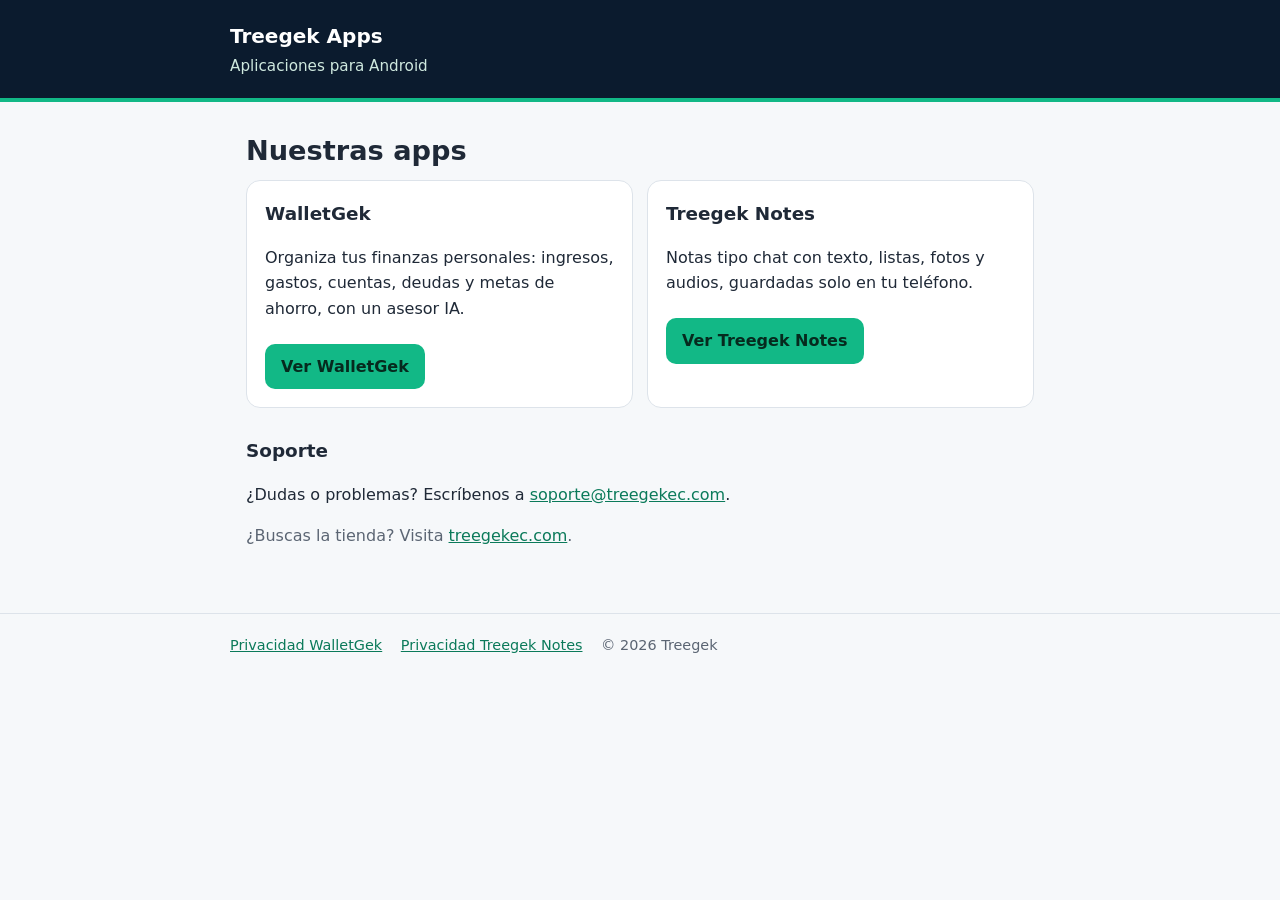
<file: index.html>
<!doctype html>
<html lang="es">
<head>
<meta charset="utf-8">
<meta name="viewport" content="width=device-width, initial-scale=1">
<title>Treegek Apps</title>
<meta name="description" content="Apps de Treegek para Android: WalletGek (finanzas personales) y Treegek Notes (notas tipo chat).">
<link rel="stylesheet" href="/style.css">
</head>
<body>
<header class="site"><div class="wrap"><div><a class="brand" href="/">Treegek Apps</a><p>Aplicaciones para Android</p></div></div></header>
<main>
  <h1>Nuestras apps</h1>
  <div class="grid">
    <section class="card">
      <h2>WalletGek</h2>
      <p>Organiza tus finanzas personales: ingresos, gastos, cuentas, deudas y metas de ahorro, con un asesor IA.</p>
      <a class="btn" href="/walletgek/">Ver WalletGek</a>
    </section>
    <section class="card">
      <h2>Treegek Notes</h2>
      <p>Notas tipo chat con texto, listas, fotos y audios, guardadas solo en tu teléfono.</p>
      <a class="btn" href="/notes/">Ver Treegek Notes</a>
    </section>
  </div>
  <h2>Soporte</h2>
  <p>¿Dudas o problemas? Escríbenos a <a href="mailto:soporte@treegekec.com">soporte@treegekec.com</a>.</p>
  <p class="muted">¿Buscas la tienda? Visita <a href="https://treegekec.com">treegekec.com</a>.</p>
</main>
<footer class="site"><div class="wrap">
  <a href="/walletgek/privacidad.html">Privacidad WalletGek</a>
  <a href="/notes/privacidad.html">Privacidad Treegek Notes</a>
  <span>© 2026 Treegek</span>
</div></footer>
</body>
</html>
</file>
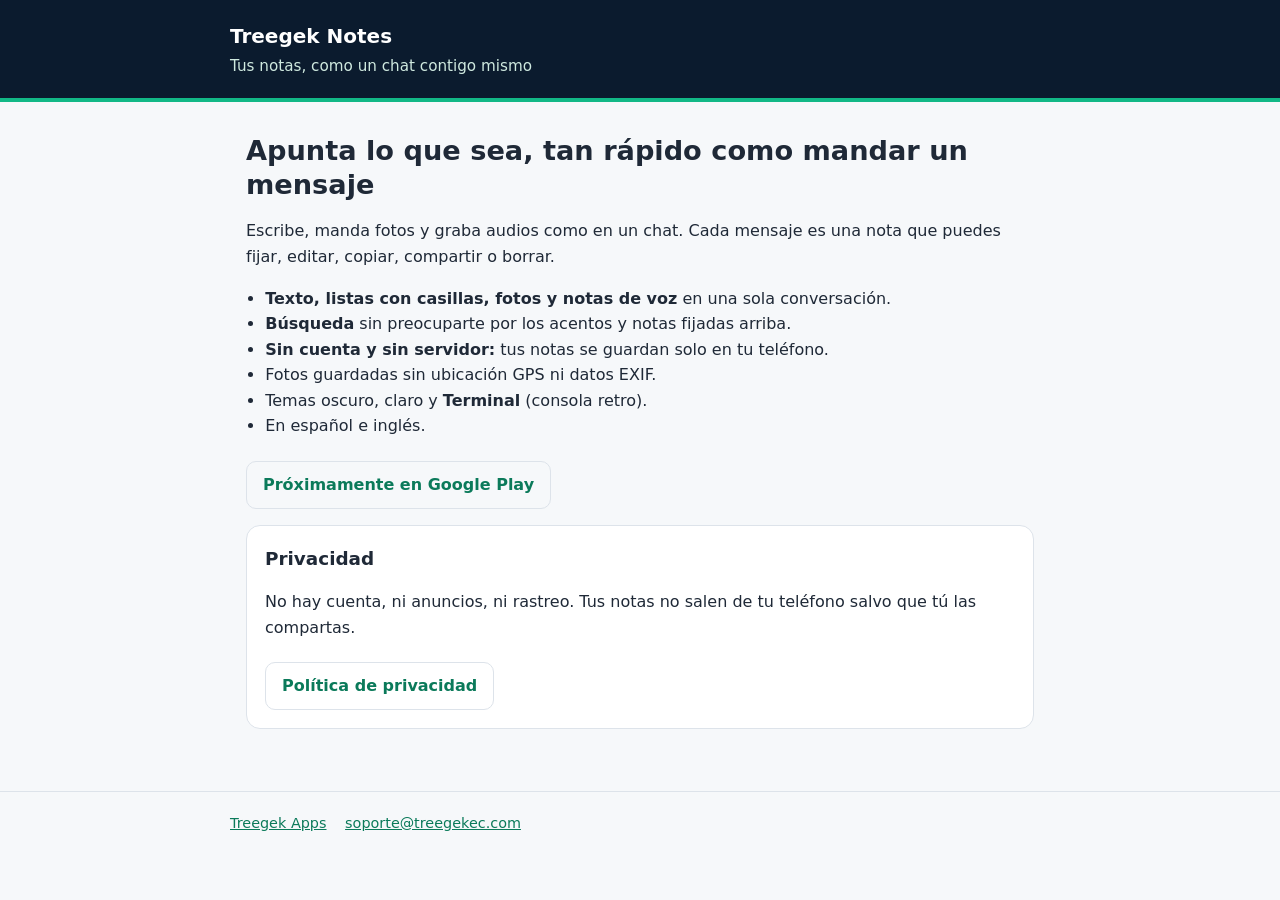
<file: notes/index.html>
<!doctype html>
<html lang="es">
<head>
<meta charset="utf-8">
<meta name="viewport" content="width=device-width, initial-scale=1">
<title>Treegek Notes · Notas tipo chat</title>
<meta name="description" content="Treegek Notes: escribe, manda fotos y graba audios como en un chat. Sin cuenta y sin servidor: todo queda en tu teléfono.">
<link rel="stylesheet" href="/style.css">
</head>
<body>
<header class="site"><div class="wrap"><div><a class="brand" href="/notes/">Treegek Notes</a><p>Tus notas, como un chat contigo mismo</p></div></div></header>
<main>
  <h1>Apunta lo que sea, tan rápido como mandar un mensaje</h1>
  <p>Escribe, manda fotos y graba audios como en un chat. Cada mensaje es una nota que puedes fijar, editar, copiar, compartir o borrar.</p>
  <ul class="features">
    <li><b>Texto, listas con casillas, fotos y notas de voz</b> en una sola conversación.</li>
    <li><b>Búsqueda</b> sin preocuparte por los acentos y notas fijadas arriba.</li>
    <li><b>Sin cuenta y sin servidor:</b> tus notas se guardan solo en tu teléfono.</li>
    <li>Fotos guardadas sin ubicación GPS ni datos EXIF.</li>
    <li>Temas oscuro, claro y <b>Terminal</b> (consola retro).</li>
    <li>En español e inglés.</li>
  </ul>
  <p><a class="btn secondary" href="#">Próximamente en Google Play</a></p>
  <div class="card">
    <h2>Privacidad</h2>
    <p>No hay cuenta, ni anuncios, ni rastreo. Tus notas no salen de tu teléfono salvo que tú las compartas.</p>
    <a class="btn secondary" href="/notes/privacidad.html">Política de privacidad</a>
  </div>
</main>
<footer class="site"><div class="wrap">
  <a href="/">Treegek Apps</a>
  <a href="mailto:soporte@treegekec.com">soporte@treegekec.com</a>
</div></footer>
</body>
</html>
</file>
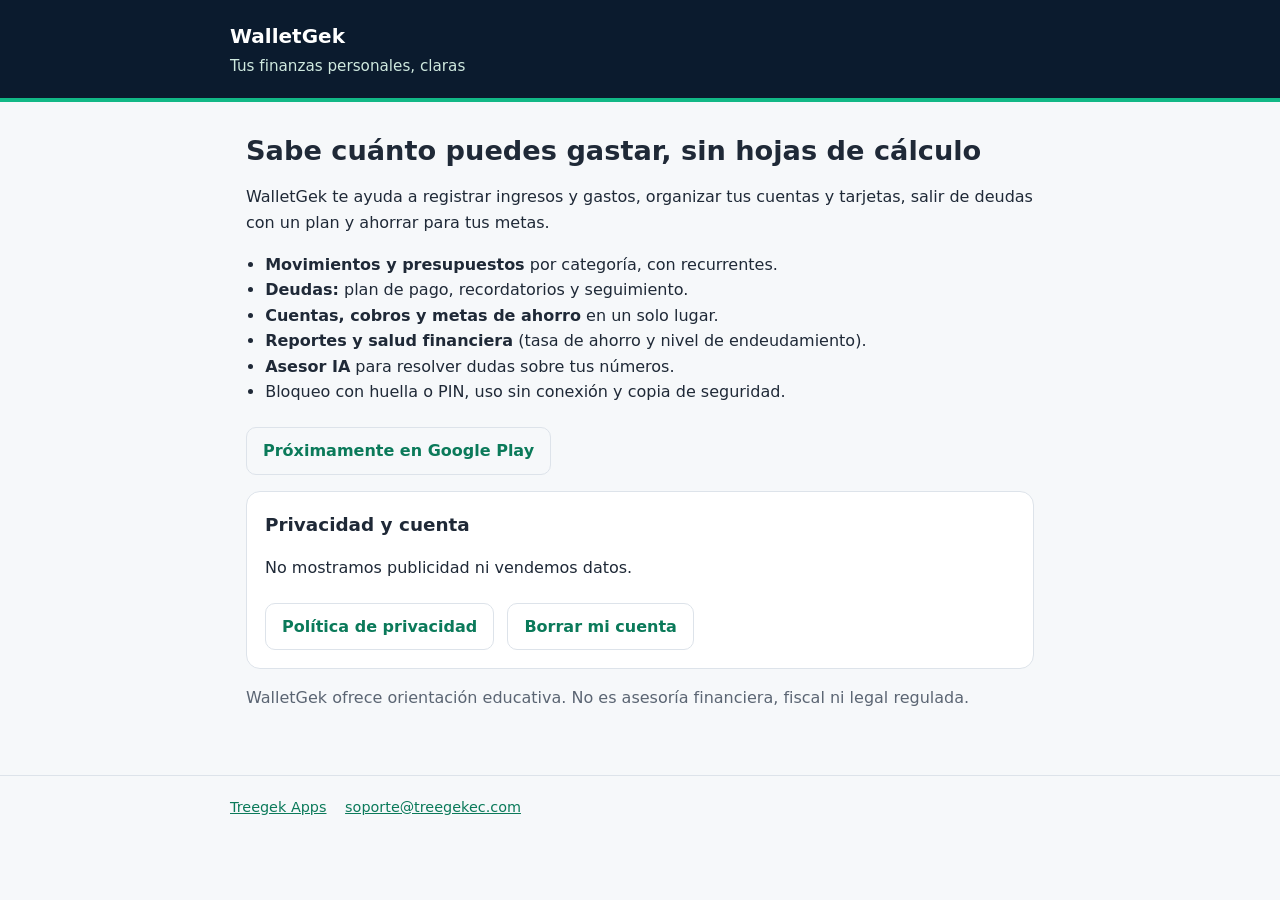
<file: walletgek/index.html>
<!doctype html>
<html lang="es">
<head>
<meta charset="utf-8">
<meta name="viewport" content="width=device-width, initial-scale=1">
<title>WalletGek · Finanzas personales</title>
<meta name="description" content="WalletGek: registra ingresos y gastos, controla cuentas y deudas, y recibe orientación de un asesor IA.">
<link rel="stylesheet" href="/style.css">
</head>
<body>
<header class="site"><div class="wrap"><div><a class="brand" href="/walletgek/">WalletGek</a><p>Tus finanzas personales, claras</p></div></div></header>
<main>
  <h1>Sabe cuánto puedes gastar, sin hojas de cálculo</h1>
  <p>WalletGek te ayuda a registrar ingresos y gastos, organizar tus cuentas y tarjetas, salir de deudas con un plan y ahorrar para tus metas.</p>
  <ul class="features">
    <li><b>Movimientos y presupuestos</b> por categoría, con recurrentes.</li>
    <li><b>Deudas:</b> plan de pago, recordatorios y seguimiento.</li>
    <li><b>Cuentas, cobros y metas de ahorro</b> en un solo lugar.</li>
    <li><b>Reportes y salud financiera</b> (tasa de ahorro y nivel de endeudamiento).</li>
    <li><b>Asesor IA</b> para resolver dudas sobre tus números.</li>
    <li>Bloqueo con huella o PIN, uso sin conexión y copia de seguridad.</li>
  </ul>
  <p><a class="btn secondary" href="#">Próximamente en Google Play</a></p>
  <div class="card">
    <h2>Privacidad y cuenta</h2>
    <p>No mostramos publicidad ni vendemos datos.</p>
    <a class="btn secondary" href="/walletgek/privacidad.html">Política de privacidad</a>
    <a class="btn secondary" href="/walletgek/borrar-cuenta.html">Borrar mi cuenta</a>
  </div>
  <p class="muted">WalletGek ofrece orientación educativa. No es asesoría financiera, fiscal ni legal regulada.</p>
</main>
<footer class="site"><div class="wrap">
  <a href="/">Treegek Apps</a>
  <a href="mailto:soporte@treegekec.com">soporte@treegekec.com</a>
</div></footer>
</body>
</html>
</file>
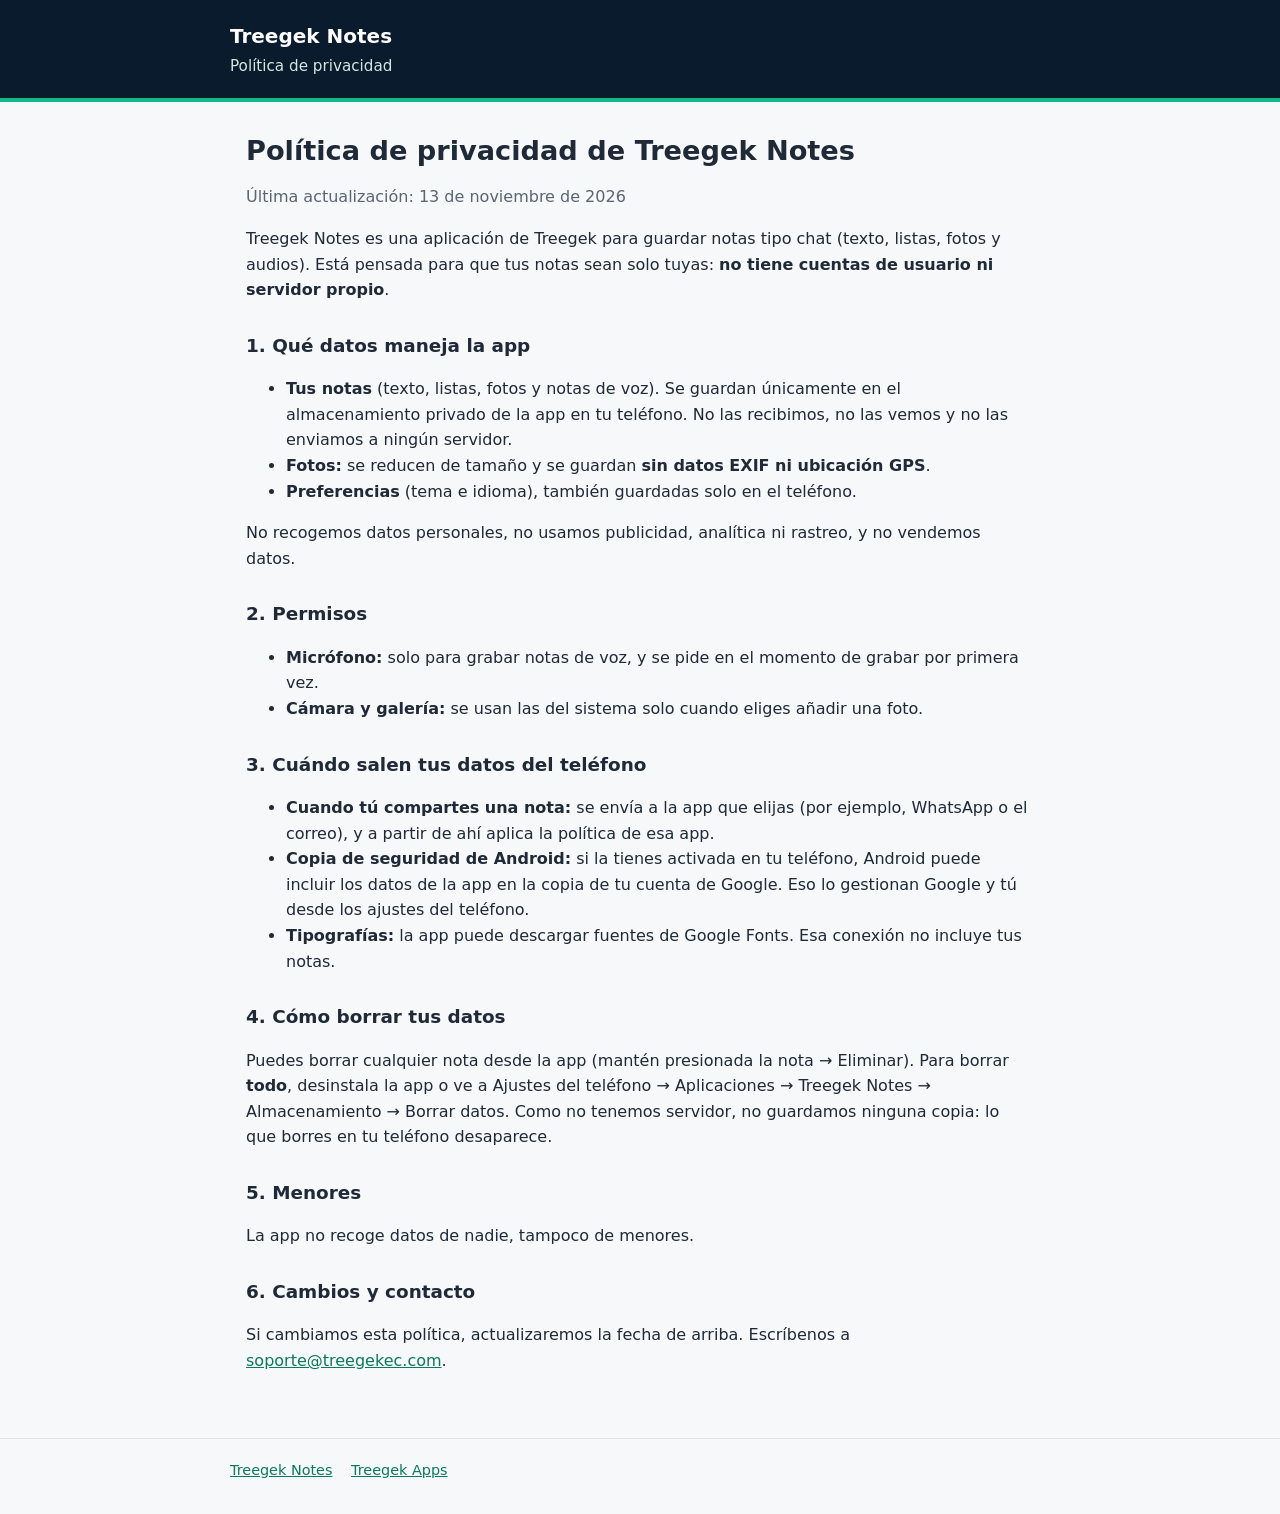
<file: notes/privacidad.html>
<!doctype html>
<html lang="es">
<head>
<meta charset="utf-8">
<meta name="viewport" content="width=device-width, initial-scale=1">
<title>Política de privacidad · Treegek Notes</title>
<link rel="stylesheet" href="/style.css">
</head>
<body>
<header class="site"><div class="wrap"><div><a class="brand" href="/notes/">Treegek Notes</a><p>Política de privacidad</p></div></div></header>
<main>
<h1>Política de privacidad de Treegek Notes</h1>
<p class="muted">Última actualización: 13 de noviembre de 2026</p>
<p>Treegek Notes es una aplicación de Treegek para guardar notas tipo chat (texto, listas, fotos y audios).
Está pensada para que tus notas sean solo tuyas: <b>no tiene cuentas de usuario ni servidor propio</b>.</p>

<h2>1. Qué datos maneja la app</h2>
<ul>
  <li><b>Tus notas</b> (texto, listas, fotos y notas de voz). Se guardan únicamente en el almacenamiento privado
  de la app en tu teléfono. No las recibimos, no las vemos y no las enviamos a ningún servidor.</li>
  <li><b>Fotos:</b> se reducen de tamaño y se guardan <b>sin datos EXIF ni ubicación GPS</b>.</li>
  <li><b>Preferencias</b> (tema e idioma), también guardadas solo en el teléfono.</li>
</ul>
<p>No recogemos datos personales, no usamos publicidad, analítica ni rastreo, y no vendemos datos.</p>

<h2>2. Permisos</h2>
<ul>
  <li><b>Micrófono:</b> solo para grabar notas de voz, y se pide en el momento de grabar por primera vez.</li>
  <li><b>Cámara y galería:</b> se usan las del sistema solo cuando eliges añadir una foto.</li>
</ul>

<h2>3. Cuándo salen tus datos del teléfono</h2>
<ul>
  <li><b>Cuando tú compartes una nota:</b> se envía a la app que elijas (por ejemplo, WhatsApp o el correo), y a
  partir de ahí aplica la política de esa app.</li>
  <li><b>Copia de seguridad de Android:</b> si la tienes activada en tu teléfono, Android puede incluir los datos de
  la app en la copia de tu cuenta de Google. Eso lo gestionan Google y tú desde los ajustes del teléfono.</li>
  <li><b>Tipografías:</b> la app puede descargar fuentes de Google Fonts. Esa conexión no incluye tus notas.</li>
</ul>

<h2>4. Cómo borrar tus datos</h2>
<p>Puedes borrar cualquier nota desde la app (mantén presionada la nota → Eliminar). Para borrar <b>todo</b>,
desinstala la app o ve a Ajustes del teléfono → Aplicaciones → Treegek Notes → Almacenamiento → Borrar datos.
Como no tenemos servidor, no guardamos ninguna copia: lo que borres en tu teléfono desaparece.</p>

<h2>5. Menores</h2>
<p>La app no recoge datos de nadie, tampoco de menores.</p>

<h2>6. Cambios y contacto</h2>
<p>Si cambiamos esta política, actualizaremos la fecha de arriba. Escríbenos a
<a href="mailto:soporte@treegekec.com">soporte@treegekec.com</a>.</p>
</main>
<footer class="site"><div class="wrap">
  <a href="/notes/">Treegek Notes</a>
  <a href="/">Treegek Apps</a>
</div></footer>
</body>
</html>
</file>
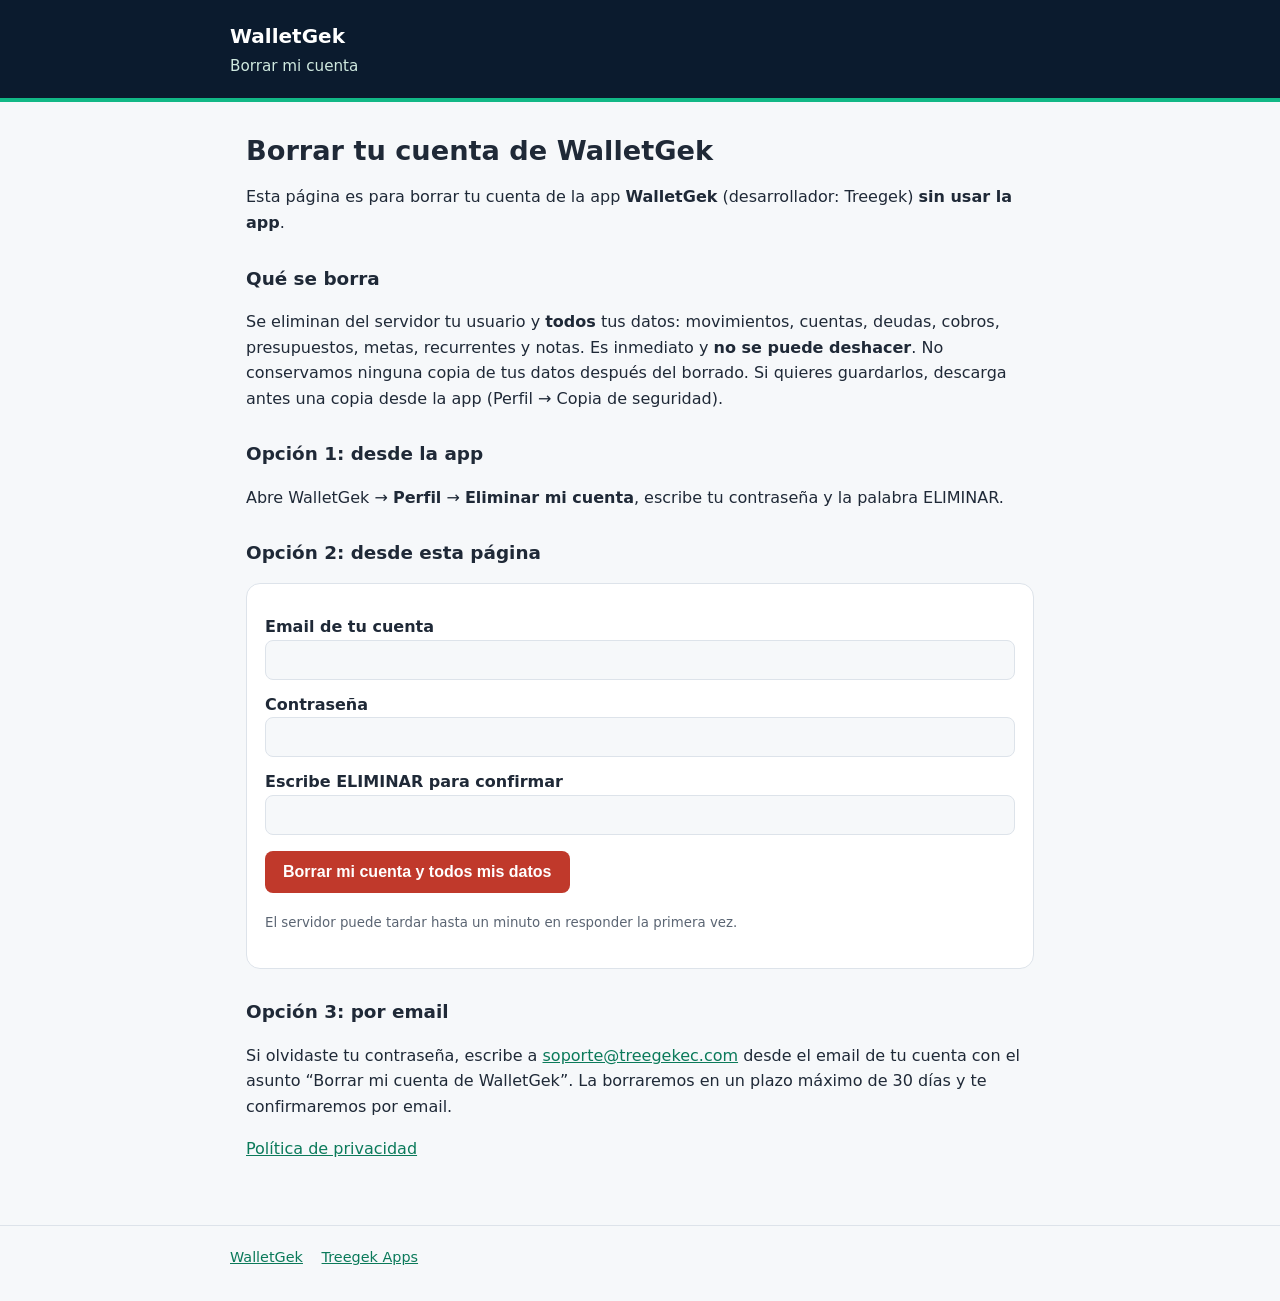
<file: walletgek/borrar-cuenta.html>
<!doctype html>
<html lang="es">
<head>
<meta charset="utf-8">
<meta name="viewport" content="width=device-width, initial-scale=1">
<meta name="robots" content="noindex">
<title>Borrar mi cuenta · WalletGek</title>
<link rel="stylesheet" href="/style.css">
</head>
<body>
<header class="site"><div class="wrap"><div><a class="brand" href="/walletgek/">WalletGek</a><p>Borrar mi cuenta</p></div></div></header>
<main>
<h1>Borrar tu cuenta de WalletGek</h1>
<p>Esta página es para borrar tu cuenta de la app <b>WalletGek</b> (desarrollador: Treegek) <b>sin usar la app</b>.</p>

<h2>Qué se borra</h2>
<p>Se eliminan del servidor tu usuario y <b>todos</b> tus datos: movimientos, cuentas, deudas, cobros, presupuestos,
metas, recurrentes y notas. Es inmediato y <b>no se puede deshacer</b>. No conservamos ninguna copia de tus datos
después del borrado. Si quieres guardarlos, descarga antes una copia desde la app (Perfil → Copia de seguridad).</p>

<h2>Opción 1: desde la app</h2>
<p>Abre WalletGek → <b>Perfil</b> → <b>Eliminar mi cuenta</b>, escribe tu contraseña y la palabra ELIMINAR.</p>

<h2>Opción 2: desde esta página</h2>
<form class="card" method="post" action="https://walletgek-api.onrender.com/borrar-cuenta" autocomplete="off">
  <label for="email">Email de tu cuenta</label>
  <input id="email" name="email" type="email" required maxlength="254">
  <label for="password">Contraseña</label>
  <input id="password" name="password" type="password" required maxlength="200">
  <label for="confirm">Escribe ELIMINAR para confirmar</label>
  <input id="confirm" name="confirm" required maxlength="20" pattern="ELIMINAR">
  <button class="danger" type="submit">Borrar mi cuenta y todos mis datos</button>
  <p><small>El servidor puede tardar hasta un minuto en responder la primera vez.</small></p>
</form>

<h2>Opción 3: por email</h2>
<p>Si olvidaste tu contraseña, escribe a <a href="mailto:soporte@treegekec.com?subject=Borrar%20mi%20cuenta%20de%20WalletGek">soporte@treegekec.com</a>
desde el email de tu cuenta con el asunto “Borrar mi cuenta de WalletGek”. La borraremos en un plazo máximo de 30 días
y te confirmaremos por email.</p>

<p><a href="/walletgek/privacidad.html">Política de privacidad</a></p>
</main>
<footer class="site"><div class="wrap">
  <a href="/walletgek/">WalletGek</a>
  <a href="/">Treegek Apps</a>
</div></footer>
</body>
</html>
</file>
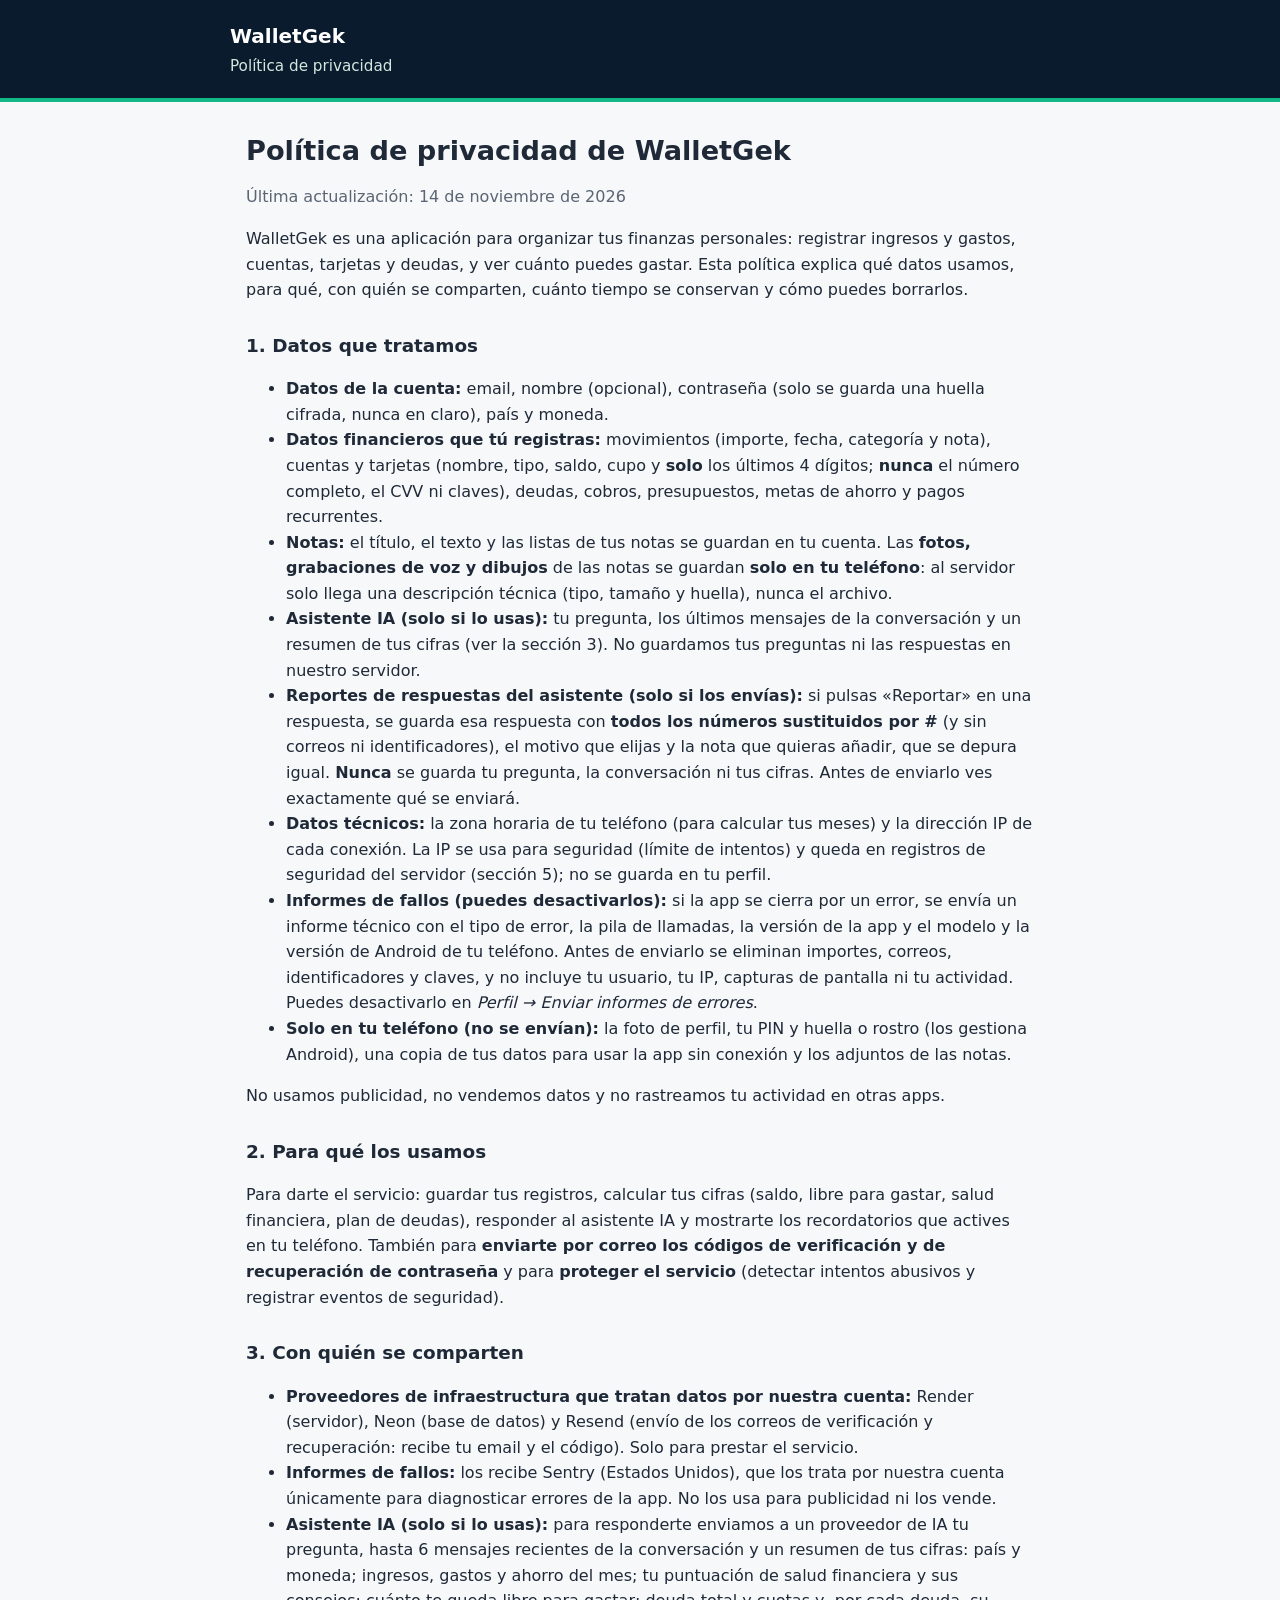
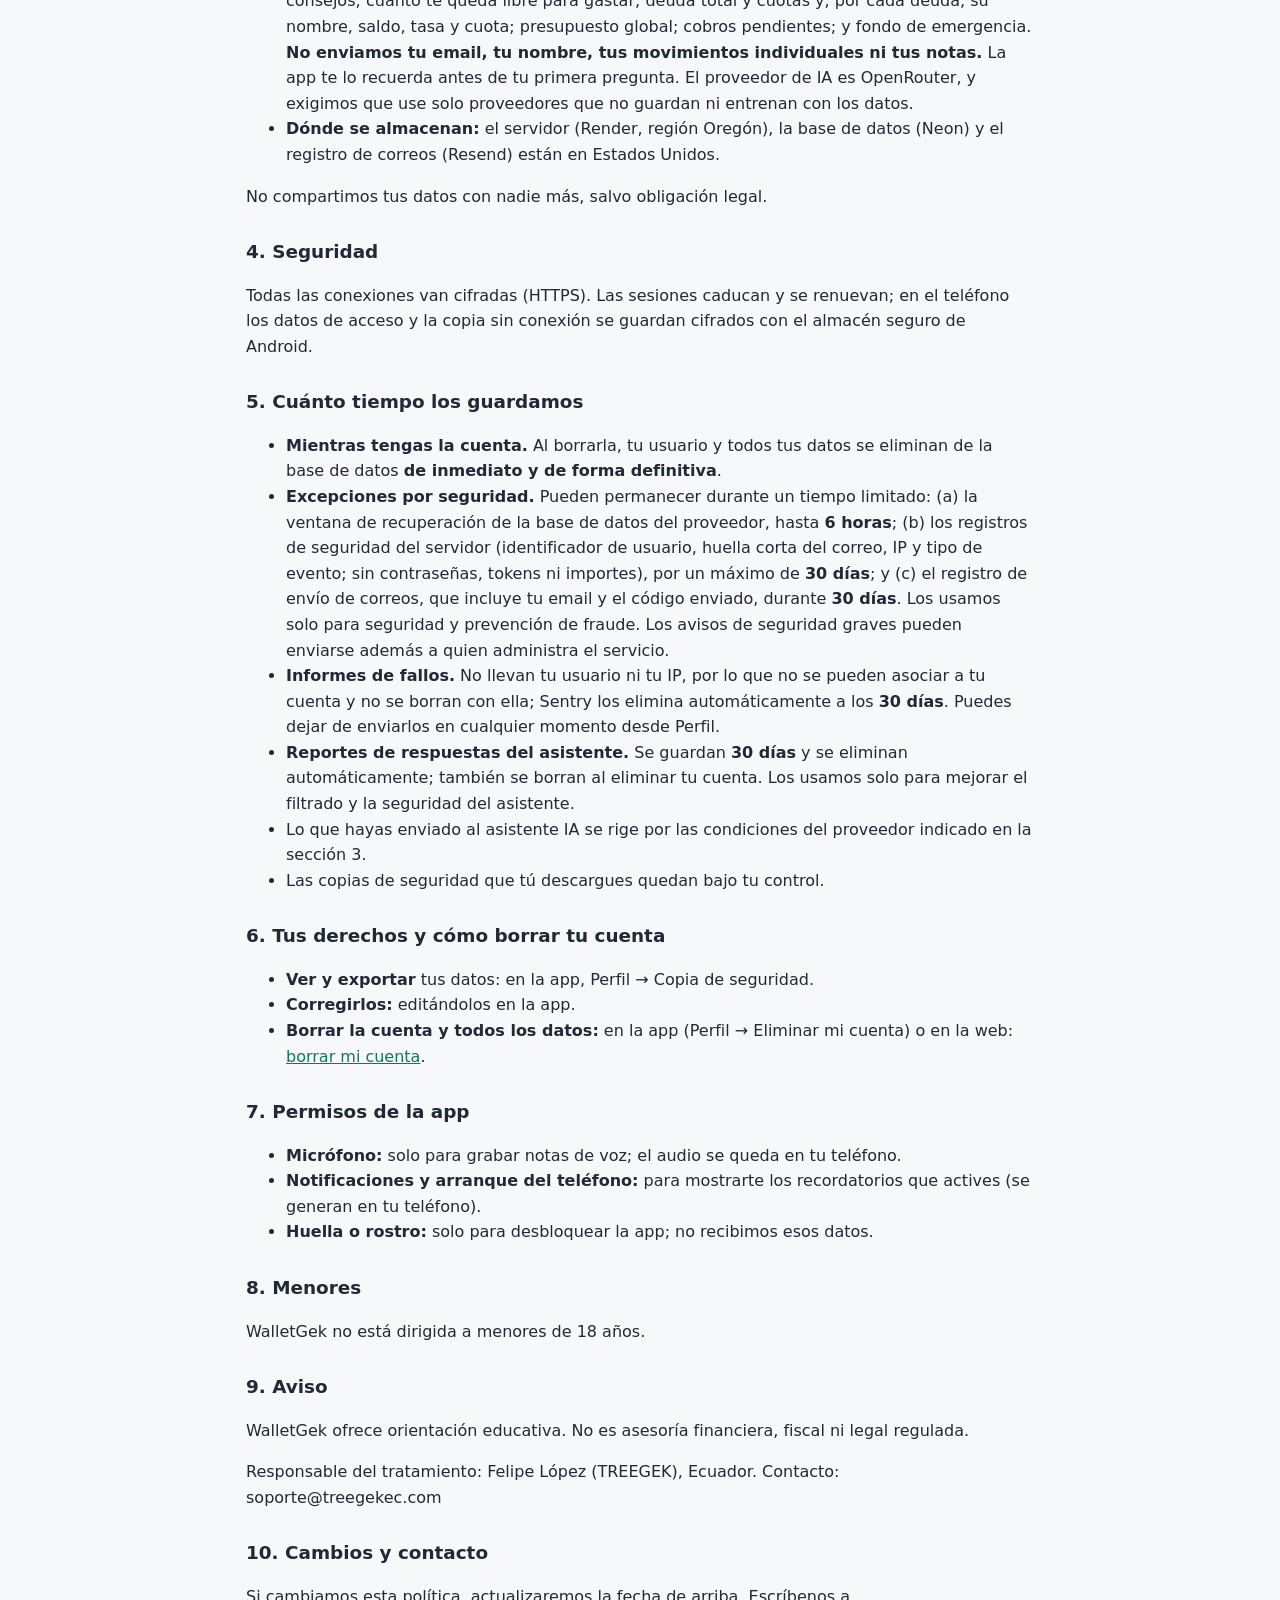
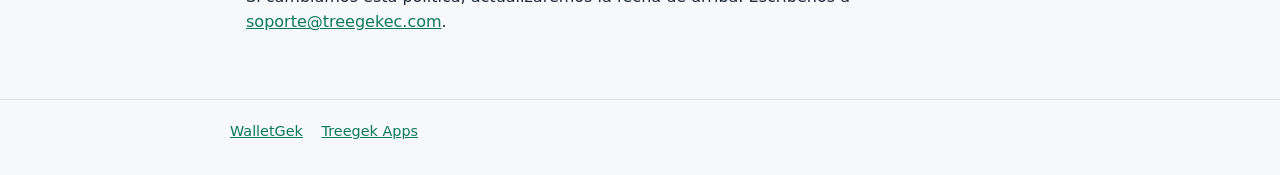
<file: walletgek/privacidad.html>
<!doctype html>
<html lang="es">
<head>
<meta charset="utf-8">
<meta name="viewport" content="width=device-width, initial-scale=1">
<title>Política de privacidad · WalletGek</title>
<link rel="stylesheet" href="/style.css">
</head>
<body>
<header class="site"><div class="wrap"><div><a class="brand" href="/walletgek/">WalletGek</a><p>Política de privacidad</p></div></div></header>
<main>
<h1>Política de privacidad de WalletGek</h1>
<p class="muted">Última actualización: 14 de noviembre de 2026</p>
<p>WalletGek es una aplicación para organizar tus finanzas personales: registrar ingresos y gastos,
cuentas, tarjetas y deudas, y ver cuánto puedes gastar. Esta política explica qué datos usamos, para qué,
con quién se comparten, cuánto tiempo se conservan y cómo puedes borrarlos.</p>

<h2>1. Datos que tratamos</h2>
<ul>
  <li><b>Datos de la cuenta:</b> email, nombre (opcional), contraseña (solo se guarda una huella cifrada, nunca en claro),
  país y moneda.</li>
  <li><b>Datos financieros que tú registras:</b> movimientos (importe, fecha, categoría y nota), cuentas y tarjetas
  (nombre, tipo, saldo, cupo y <b>solo</b> los últimos 4 dígitos; <b>nunca</b> el número completo, el CVV ni claves),
  deudas, cobros, presupuestos, metas de ahorro y pagos recurrentes.</li>
  <li><b>Notas:</b> el título, el texto y las listas de tus notas se guardan en tu cuenta. Las <b>fotos, grabaciones
  de voz y dibujos</b> de las notas se guardan <b>solo en tu teléfono</b>: al servidor solo llega una descripción
  técnica (tipo, tamaño y huella), nunca el archivo.</li>
  <li><b>Asistente IA (solo si lo usas):</b> tu pregunta, los últimos mensajes de la conversación y un resumen de tus
  cifras (ver la sección 3). No guardamos tus preguntas ni las respuestas en nuestro servidor.</li>
  <li><b>Reportes de respuestas del asistente (solo si los envías):</b> si pulsas «Reportar» en una respuesta, se
  guarda esa respuesta con <b>todos los números sustituidos por #</b> (y sin correos ni identificadores), el motivo que
  elijas y la nota que quieras añadir, que se depura igual. <b>Nunca</b> se guarda tu pregunta, la conversación ni tus
  cifras. Antes de enviarlo ves exactamente qué se enviará.</li>
  <li><b>Datos técnicos:</b> la zona horaria de tu teléfono (para calcular tus meses) y la dirección IP de cada
  conexión. La IP se usa para seguridad (límite de intentos) y queda en registros de seguridad del servidor
  (sección 5); no se guarda en tu perfil.</li>
  <li><b>Informes de fallos (puedes desactivarlos):</b> si la app se cierra por un error, se envía un informe técnico
  con el tipo de error, la pila de llamadas, la versión de la app y el modelo y la versión de Android de tu teléfono.
  Antes de enviarlo se eliminan importes, correos, identificadores y claves, y no incluye tu usuario, tu IP, capturas
  de pantalla ni tu actividad. Puedes desactivarlo en <i>Perfil → Enviar informes de errores</i>.</li>
  <li><b>Solo en tu teléfono (no se envían):</b> la foto de perfil, tu PIN y huella o rostro (los gestiona Android),
  una copia de tus datos para usar la app sin conexión y los adjuntos de las notas.</li>
</ul>
<p>No usamos publicidad, no vendemos datos y no rastreamos tu actividad en otras apps.</p>

<h2>2. Para qué los usamos</h2>
<p>Para darte el servicio: guardar tus registros, calcular tus cifras (saldo, libre para gastar, salud financiera,
plan de deudas), responder al asistente IA y mostrarte los recordatorios que actives en tu teléfono. También para
<b>enviarte por correo los códigos de verificación y de recuperación de contraseña</b> y para <b>proteger el
servicio</b> (detectar intentos abusivos y registrar eventos de seguridad).</p>

<h2>3. Con quién se comparten</h2>
<ul>
  <li><b>Proveedores de infraestructura que tratan datos por nuestra cuenta:</b> Render (servidor), Neon (base de
  datos) y Resend (envío de los correos de verificación y recuperación: recibe tu email y el código). Solo para
  prestar el servicio.</li>
  <li><b>Informes de fallos:</b> los recibe Sentry (Estados Unidos), que los trata por nuestra cuenta únicamente para
  diagnosticar errores de la app. No los usa para publicidad ni los vende.</li>
  <li><b>Asistente IA (solo si lo usas):</b> para responderte enviamos a un proveedor de IA tu pregunta, hasta 6 mensajes
  recientes de la conversación y un resumen de tus cifras: país y moneda; ingresos, gastos y ahorro del mes; tu
  puntuación de salud financiera y sus consejos; cuánto te queda libre para gastar; deuda total y cuotas y, por cada
  deuda, su nombre, saldo, tasa y cuota; presupuesto global; cobros pendientes; y fondo de emergencia.
  <b>No enviamos tu email, tu nombre, tus movimientos individuales ni tus notas.</b> La app te lo recuerda antes de tu
  primera pregunta.
    El proveedor de IA es OpenRouter, y exigimos que use solo proveedores que no guardan ni entrenan con los datos.
  </li>
  <li><b>Dónde se almacenan:</b> el servidor (Render, región Oregón), la base de datos (Neon) y el registro de correos (Resend) están en Estados Unidos.</li>
</ul>
<p>No compartimos tus datos con nadie más, salvo obligación legal.</p>

<h2>4. Seguridad</h2>
<p>Todas las conexiones van cifradas (HTTPS). Las sesiones caducan y se renuevan; en el teléfono los datos de acceso
y la copia sin conexión se guardan cifrados con el almacén seguro de Android.</p>

<h2>5. Cuánto tiempo los guardamos</h2>
<ul>
  <li><b>Mientras tengas la cuenta.</b> Al borrarla, tu usuario y todos tus datos se eliminan de la base de datos
  <b>de inmediato y de forma definitiva</b>.</li>
  <li><b>Excepciones por seguridad.</b> Pueden permanecer durante un tiempo limitado: (a) la ventana de recuperación de
  la base de datos del proveedor, hasta <b>6 horas</b>; (b) los registros de seguridad del servidor (identificador de
  usuario, huella corta del correo, IP y tipo de evento; sin contraseñas, tokens ni importes), por un máximo de
  <b>30 días</b>; y (c) el registro de envío de correos, que incluye tu email y el código enviado, durante
  <b>30 días</b>. Los usamos solo para seguridad y prevención de fraude. Los avisos de seguridad graves pueden
  enviarse además a quien administra el servicio.</li>
  <li><b>Informes de fallos.</b> No llevan tu usuario ni tu IP, por lo que no se pueden asociar a tu cuenta y no se
  borran con ella; Sentry los elimina automáticamente a los <b>30 días</b>. Puedes dejar de enviarlos en cualquier
  momento desde Perfil.</li>
  <li><b>Reportes de respuestas del asistente.</b> Se guardan <b>30 días</b> y se eliminan automáticamente; también se
  borran al eliminar tu cuenta. Los usamos solo para mejorar el filtrado y la seguridad del asistente.</li>
  <li>Lo que hayas enviado al asistente IA se rige por las condiciones del proveedor indicado en la sección 3.</li>
  <li>Las copias de seguridad que tú descargues quedan bajo tu control.</li>
</ul>

<h2>6. Tus derechos y cómo borrar tu cuenta</h2>
<ul>
  <li><b>Ver y exportar</b> tus datos: en la app, Perfil → Copia de seguridad.</li>
  <li><b>Corregirlos:</b> editándolos en la app.</li>
  <li><b>Borrar la cuenta y todos los datos:</b> en la app (Perfil → Eliminar mi cuenta) o en la web:
  <a href="/walletgek/borrar-cuenta.html">borrar mi cuenta</a>.</li>
</ul>

<h2>7. Permisos de la app</h2>
<ul>
  <li><b>Micrófono:</b> solo para grabar notas de voz; el audio se queda en tu teléfono.</li>
  <li><b>Notificaciones y arranque del teléfono:</b> para mostrarte los recordatorios que actives (se generan en tu
  teléfono).</li>
  <li><b>Huella o rostro:</b> solo para desbloquear la app; no recibimos esos datos.</li>
</ul>

<h2>8. Menores</h2>
<p>WalletGek no está dirigida a menores de 18 años.</p>

<h2>9. Aviso</h2>
<p>WalletGek ofrece orientación educativa. No es asesoría financiera, fiscal ni legal regulada.</p>
<p>Responsable del tratamiento: Felipe López (TREEGEK), Ecuador. Contacto: soporte@treegekec.com</p>

<h2>10. Cambios y contacto</h2>
<p>Si cambiamos esta política, actualizaremos la fecha de arriba. Escríbenos a <a href="mailto:soporte@treegekec.com">soporte@treegekec.com</a>.</p>
</main>
<footer class="site"><div class="wrap">
  <a href="/walletgek/">WalletGek</a>
  <a href="/">Treegek Apps</a>
</div></footer>
</body>
</html>
</file>
<file: style.css>
:root {
  --bg: #F6F8FA;
  --surface: #FFFFFF;
  --ink: #1F2937;
  --muted: #5B6573;
  --line: #DDE3EA;
  --navy: #0B1B2E;
  --accent: #12B886;
  --accent-ink: #0B7A5A;
  --danger: #C0392B;
}
@media (prefers-color-scheme: dark) {
  :root {
    --bg: #0B1220;
    --surface: #111A2B;
    --ink: #E5E9F0;
    --muted: #9AA6B6;
    --line: #22304A;
    --navy: #060D18;
    --accent: #2BD49F;
    --accent-ink: #2BD49F;
    --danger: #FF6B5E;
  }
}
* { box-sizing: border-box; }
html { -webkit-text-size-adjust: 100%; }
body {
  margin: 0;
  font-family: system-ui, -apple-system, "Segoe UI", Roboto, sans-serif;
  color: var(--ink);
  background: var(--bg);
  line-height: 1.6;
}
a { color: var(--accent-ink); }
header.site {
  background: var(--navy);
  color: #fff;
  padding: 20px 16px;
  border-bottom: 4px solid var(--accent);
}
header.site .wrap { display: flex; align-items: center; gap: 12px; flex-wrap: wrap; }
header.site a.brand { color: #fff; text-decoration: none; font-weight: 700; font-size: 1.25rem; }
header.site p { margin: 2px 0 0; color: #CFE9DF; font-size: .95rem; }
.wrap { max-width: 820px; margin: 0 auto; }
main { max-width: 820px; margin: 0 auto; padding: 24px 16px 48px; }
h1 { font-size: 1.7rem; line-height: 1.25; margin: 8px 0 12px; }
h2 { font-size: 1.15rem; margin-top: 28px; }
.muted, small { color: var(--muted); }
.card {
  background: var(--surface);
  border: 1px solid var(--line);
  border-radius: 14px;
  padding: 18px;
  margin: 14px 0;
}
.grid { display: grid; gap: 14px; grid-template-columns: repeat(auto-fit, minmax(240px, 1fr)); }
.grid .card { margin: 0; }
.card h2 { margin-top: 0; }
.btn {
  display: inline-block;
  background: var(--accent);
  color: #062A1E;
  font-weight: 700;
  border-radius: 10px;
  padding: 10px 16px;
  text-decoration: none;
  margin: 6px 8px 0 0;
}
.btn.secondary { background: transparent; color: var(--accent-ink); border: 1px solid var(--line); }
ul.features { padding-left: 1.2rem; }
label { display: block; font-weight: 600; margin-top: 12px; }
input {
  width: 100%;
  padding: 10px 12px;
  border: 1px solid var(--line);
  border-radius: 8px;
  font-size: 1rem;
  background: var(--bg);
  color: var(--ink);
}
button.danger {
  margin-top: 16px;
  background: var(--danger);
  color: #fff;
  border: 0;
  border-radius: 8px;
  padding: 12px 18px;
  font-size: 1rem;
  font-weight: 600;
  cursor: pointer;
}
footer.site {
  border-top: 1px solid var(--line);
  padding: 20px 16px 32px;
  color: var(--muted);
  font-size: .9rem;
}
footer.site .wrap a { margin-right: 14px; }
</file>
